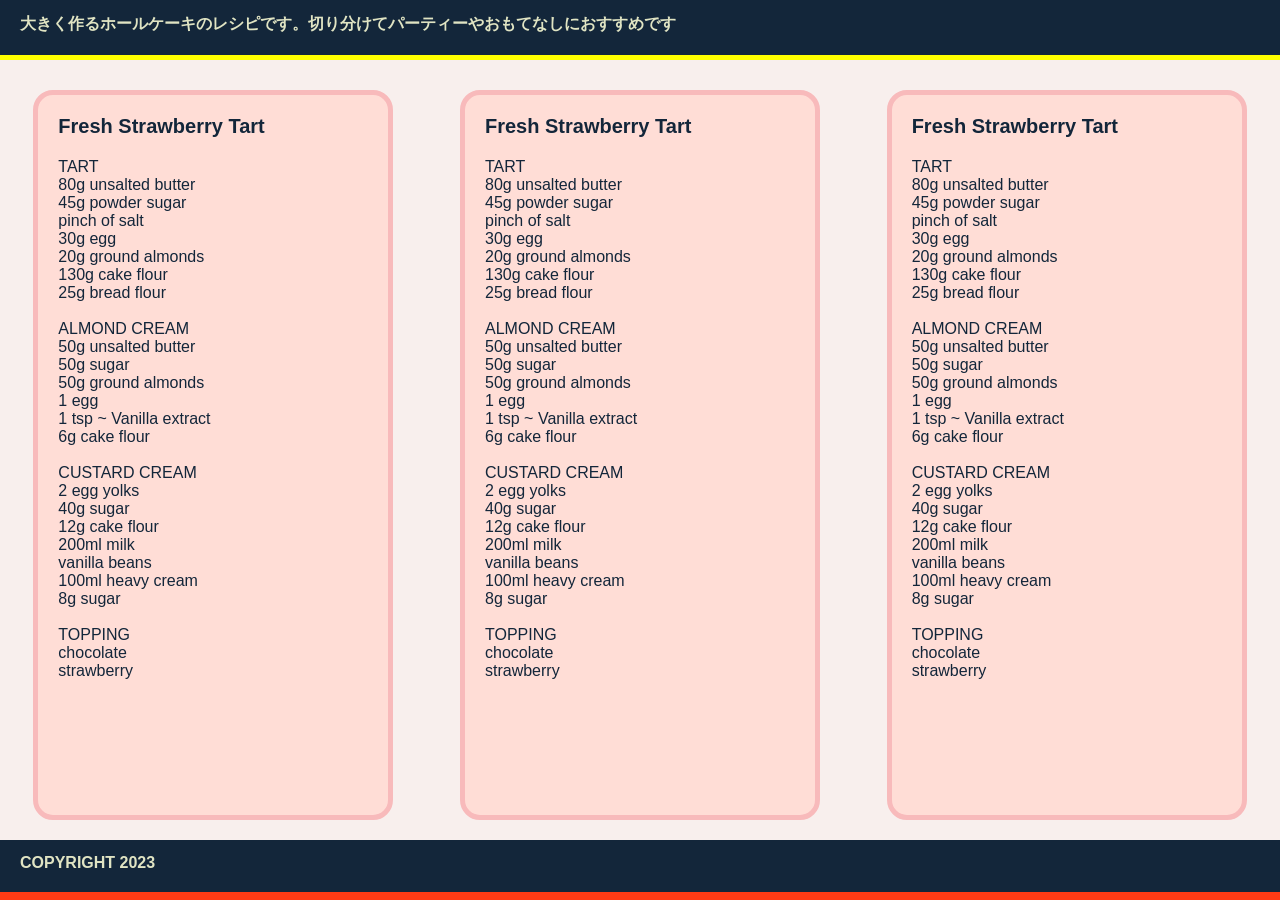
<file: index.html>
<!DOCTYPE html>
<html lang="en">
<head>
    <meta charset="UTF-8">
    <meta http-equiv="X-UA-Compatible" content="IE=edge">
    <meta name="viewport" content="width=device-width, initial-scale=1.0">
    <link rel="stylesheet" href="style.css">
    <title>Document</title>
</head>
<body>
    <div class="container">
        <div class="header">
            <p class="p1">
                大きく作るホールケーキのレシピです。切り分けてパーティーやおもてなしにおすすめです
            </p>
        </div>

            <div class="box_container">
                <div class="box1">
                    <h1> Fresh Strawberry Tart </h1>
                    <p>
                        TART<br>
                        80g unsalted butter<br>
                        45g powder sugar<br>
                        pinch of salt<br>
                        30g egg<br>
                        20g ground almonds<br>
                        130g cake flour<br>
                        25g bread flour<br>
                        <br>
                        ALMOND CREAM<br>
                        50g unsalted butter<br>
                        50g sugar<br>
                        50g ground almonds<br>
                        1 egg<br>
                        1 tsp ~ Vanilla extract<br>
                        6g cake flour<br>
                        <br>
                        CUSTARD CREAM<br>
                        2 egg yolks<br>
                        40g sugar<br>
                        12g cake flour<br>
                        200ml milk<br>
                        vanilla beans<br>
                        100ml heavy cream<br>
                        8g sugar<br>
                        <br>
                        TOPPING<br>
                        chocolate<br>
                        strawberry<br>
                    </p>
                </div>
                <div class="box2">
                    <h1> Fresh Strawberry Tart </h1>
                    <p>
                        TART<br>
                        80g unsalted butter<br>
                        45g powder sugar<br>
                        pinch of salt<br>
                        30g egg<br>
                        20g ground almonds<br>
                        130g cake flour<br>
                        25g bread flour<br>
                        <br>
                        ALMOND CREAM<br>
                        50g unsalted butter<br>
                        50g sugar<br>
                        50g ground almonds<br>
                        1 egg<br>
                        1 tsp ~ Vanilla extract<br>
                        6g cake flour<br>
                        <br>
                        CUSTARD CREAM<br>
                        2 egg yolks<br>
                        40g sugar<br>
                        12g cake flour<br>
                        200ml milk<br>
                        vanilla beans<br>
                        100ml heavy cream<br>
                        8g sugar<br>
                        <br>
                        TOPPING<br>
                        chocolate<br>
                        strawberry<br>
                                     </p>                
                </div>
                <div class="box3">
                    <h1> Fresh Strawberry Tart </h1>
                    <p>
                        TART <br>
                        80g unsalted butter<br>
                        45g powder sugar<br>
                        pinch of salt<br>
                        30g egg<br>
                        20g ground almonds<br>
                        130g cake flour<br>
                        25g bread flour<br>
                        <br>
                        ALMOND CREAM<br>
                        50g unsalted butter<br>
                        50g sugar<br>
                        50g ground almonds<br>
                        1 egg<br>
                        1 tsp ~ Vanilla extract<br>
                        6g cake flour<br>
                        <br>
                        CUSTARD CREAM<br>
                        2 egg yolks<br>
                        40g sugar<br>
                        12g cake flour<br>
                        200ml milk<br>
                        vanilla beans<br>
                        100ml heavy cream<br>
                        8g sugar<br>
                        <br>
                        TOPPING<br>
                        chocolate<br>
                        strawberry<br>
                                        </p>
                </div>
            </div>
        <div class="footer">

            <p class="p2">
                COPYRIGHT 2023
            </p>
        </div>
    </div>
</body>
</html>
</file>
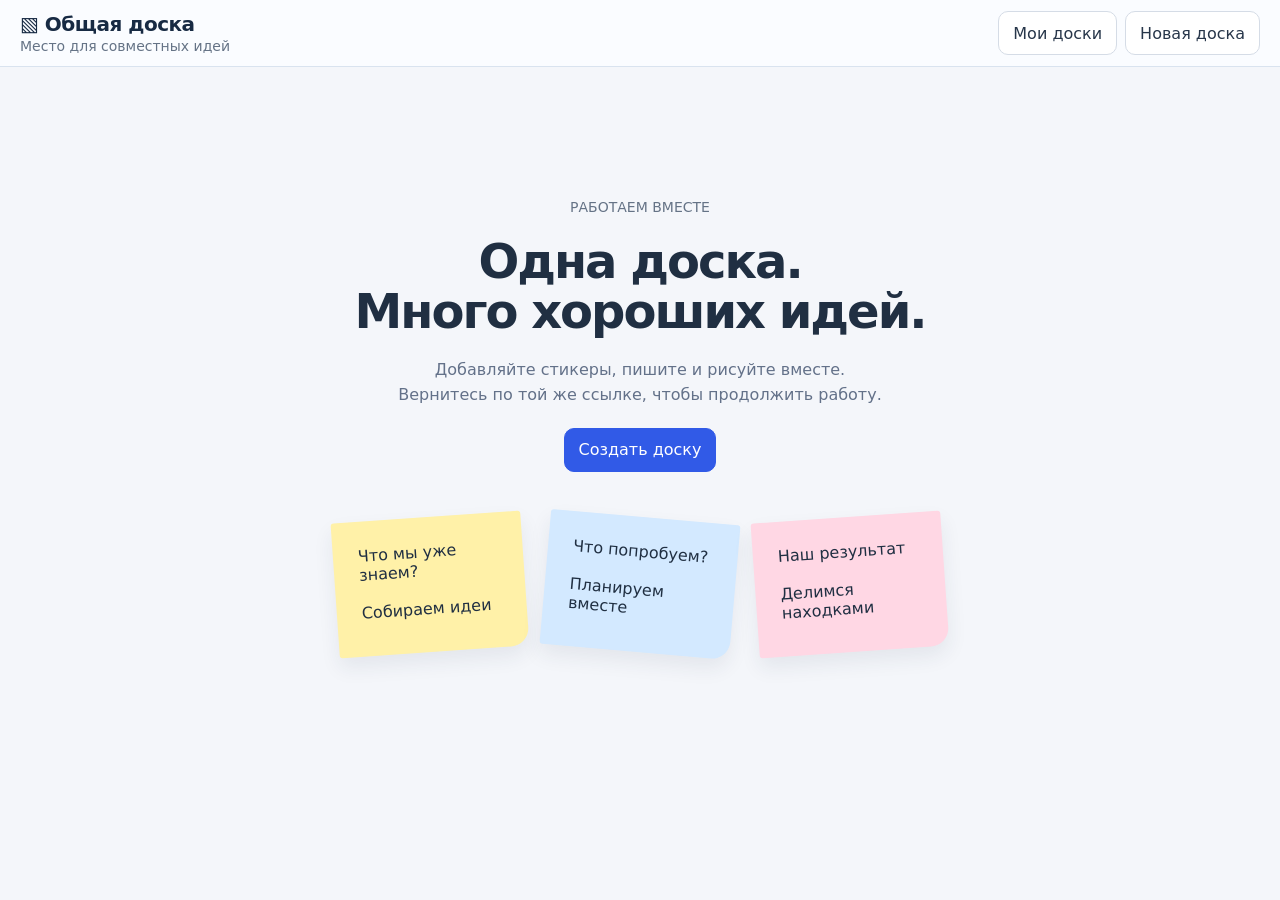
<file: obshchaya-doska/index.html>
<!doctype html><html lang="ru"><meta charset="utf-8"><meta name="viewport" content="width=device-width,initial-scale=1"><title>Общая доска</title>
<style>
*{box-sizing:border-box}body{margin:0;color:#202f42;background:#f4f6fa;font:16px system-ui,Arial}button,input,textarea{font:inherit}button{cursor:pointer;border:1px solid #d5dce6;border-radius:10px;background:white;color:#27364a;min-height:44px;padding:9px 14px}button:hover{background:#edf2fa}button.active,.primary{background:#315ae7;color:white;border-color:#315ae7}button:focus-visible,a:focus-visible{outline:3px solid #ed9d31;outline-offset:3px}header{height:76px;background:white;border-bottom:1px solid #dce3ec;display:flex;align-items:center;justify-content:space-between;padding:10px 24px;gap:16px}h1{font-size:20px;margin:0}small{font-size:14px;color:#657386}#status{font-size:14px}#tools{position:absolute;z-index:5;top:98px;left:20px;background:white;padding:8px;box-shadow:0 5px 25px #26334a15;border:1px solid #dce3ec;border-radius:15px;display:flex;gap:6px;flex-wrap:wrap;max-width:calc(100% - 40px)}#surface{position:absolute;top:76px;bottom:0;left:0;right:0;overflow:auto;touch-action:none;background-image:radial-gradient(#c9d1e0 1px,transparent 1px);background-size:22px 22px}#world{width:5000px;height:4000px;position:relative;transform-origin:0 0}#objects{position:absolute;inset:0;pointer-events:none}.obj{position:absolute;pointer-events:auto;cursor:grab;user-select:none;white-space:pre-wrap;overflow-wrap:anywhere;line-height:1.4}.obj.note{width:220px;min-height:135px;padding:20px;border-radius:3px 3px 18px 3px;box-shadow:0 6px 12px #17274415;border:1px solid #0000000d}.obj.text{padding:10px;min-width:90px;max-width:360px;font-size:23px}.obj.selected{outline:3px solid #315ae7;outline-offset:4px}.yellow{background:#fff1a8}.pink{background:#ffd7e4}.blue{background:#d3e9ff}.green{background:#d8f1ce}.ink{background:#edf0f6}svg{position:absolute;inset:0;overflow:visible;pointer-events:none}svg path{pointer-events:stroke;cursor:pointer;stroke-linecap:round;stroke-linejoin:round;fill:none}#welcome{max-width:820px;margin:90px auto;padding:40px;text-align:center}#welcome h2{font-size:48px;letter-spacing:-2px;line-height:1.05;margin:20px 0}#welcome p{max-width:500px;margin:20px auto;line-height:1.6;color:#637189}.demo{display:flex;justify-content:center;gap:20px;margin:45px 0}.demo div{padding:25px;width:190px;height:135px;text-align:left;box-shadow:0 10px 20px #20344814;border-radius:3px 3px 18px 3px;transform:rotate(-4deg)}.demo div:nth-child(2){transform:rotate(5deg)}dialog{border:1px solid #d5dce6;border-radius:20px;padding:25px;width:min(470px,95vw);box-shadow:0 20px 100px #16203530}dialog::backdrop{background:#18294466}textarea{width:100%;height:140px;resize:vertical;padding:12px;border:1px solid #aebbd0;border-radius:10px}label{display:block;margin:15px 0}#shareurl{width:100%;padding:12px;border:1px solid #aebbd0;border-radius:8px}.row{display:flex;gap:8px;flex-wrap:wrap;margin-top:16px}.color{width:44px;padding:4px;color:#26364b}#notice{position:fixed;bottom:22px;left:50%;transform:translateX(-50%);background:#25364b;color:white;border-radius:12px;padding:12px 20px;z-index:10;max-width:90vw}#notice:empty{display:none}[hidden]{display:none!important}@media(max-width:650px){header{padding:10px 12px}h1{font-size:17px}header small{display:none}#tools{left:10px;top:88px;gap:4px;max-width:calc(100% - 20px)}#tools button{padding:8px}#welcome{margin-top:30px;padding:22px}#welcome h2{font-size:38px}.demo{gap:10px}.demo div{width:145px}}
#extent{position:relative;width:5000px;height:4000px;overflow:hidden}
.obj.image{line-height:0;border-radius:6px;box-shadow:0 4px 14px #17274422}
.obj.image img{display:block;width:100%;height:auto;border-radius:inherit;pointer-events:none}
.zoom{display:flex;gap:2px}
.zoom button{min-width:44px}
#preview{pointer-events:none!important}
#dashboard{width:min(920px,calc(100% - 36px));margin:48px auto}
#dashboard h2{font-size:2rem}
#dashboard input,#key-value,#rename-title{min-height:44px;padding:8px 10px;border:1px solid #aebbd0;border-radius:9px;max-width:100%;margin-right:6px}
#key-value{width:100%}
#board-list{display:grid;grid-template-columns:repeat(auto-fit,minmax(200px,1fr));gap:12px;margin:24px 0}
.board-card{display:grid;gap:10px;padding:16px;background:#fff;border:1px solid #d5dce6;border-radius:14px}
.board-card a{color:#2449b8;overflow-wrap:anywhere;min-height:30px}

body:has(#surface:not([hidden])){background:#edf2f8}
header{position:relative;z-index:6;height:67px;padding:8px 20px;background:#fafcff;border-color:#d9e3ef}
header h1{letter-spacing:-.025em;color:#172a43}
header .row{align-items:center}
header #share{background:#315ae7;border-color:#315ae7;color:#fff;font-weight:700}
#surface{top:67px;background-color:#f6f9fe;background-image:linear-gradient(to right,#dfe7f2 1px,transparent 1px),linear-gradient(to bottom,#dfe7f2 1px,transparent 1px);background-size:32px 32px}
#tools{top:84px;left:16px;max-height:calc(100dvh - 102px);max-width:none;width:128px;padding:6px;gap:4px;flex-direction:column;flex-wrap:nowrap;overflow:auto;border-radius:17px;border-color:#d9e3ef;background:#fcfdff;box-shadow:0 14px 36px #203b651a;scrollbar-width:thin}
.tool-group{display:flex;flex-direction:column;gap:3px}
.tool-group+.tool-group{border-top:1px solid #e1e8f2;padding-top:4px}
#tools .tool-button{display:flex;align-items:center;width:100%;min-height:43px;gap:6px;padding:4px;background:transparent;border:1px solid transparent;border-radius:10px;color:#273a54;text-align:left}
#tools .tool-button:not(:disabled):hover{background:#edf3fb}
#tools .tool-button.active{background:#e6efff;border-color:#c1d2f7;color:#203f91;box-shadow:inset 2px 0 #4266dc}
#tools .tool-button:disabled{opacity:.46;cursor:default}
#tools .tool-button:focus-visible{outline-offset:-2px}
.tool-label{font-size:.875rem;line-height:1.1;font-weight:650}
.tool-icon{position:relative;display:grid;place-items:center;width:29px;height:29px;flex:0 0 29px;border-radius:8px;background:var(--tile);color:var(--icon)}
.tool-icon svg{position:static;inset:auto;width:19px;height:19px;pointer-events:none}
.tool-icon svg *{pointer-events:none}
.tone-violet{--tile:#ebdfff;--icon:#5c34b5}
.tone-cyan{--tile:#d8f4f8;--icon:#0d6475}
.tone-green{--tile:#d9f2e4;--icon:#166346}
.tone-blue{--tile:#dceaff;--icon:#214eb2}
.tone-pink{--tile:#ffe2ed;--icon:#a03467}
.tone-amber{--tile:#ffedc9;--icon:#815000}
#color .tool-icon::after{content:'';position:absolute;right:-2px;bottom:-2px;width:10px;height:10px;border-radius:50%;border:2px solid #fff;background:var(--swatch,#f4bc39)}
#color[data-color=pink]{--swatch:#cf4b7d}
#color[data-color=blue]{--swatch:#315ae7}
#color[data-color=green]{--swatch:#368257}
#color[data-color=ink]{--swatch:#25364b}
#zoom-controls{position:fixed;z-index:5;right:18px;bottom:18px;display:flex;gap:2px;padding:5px;background:#fcfdff;border:1px solid #d9e3ef;border-radius:15px;box-shadow:0 10px 28px #203b651c}
#zoom-controls button{border:0;min-width:43px;padding:6px 9px;font-weight:750;background:transparent}
#zoom-controls button:hover{background:#e8f0ff;color:#214eb2}
#notice{bottom:76px}
@keyframes tool-tap{0%{transform:scale(.83)}55%{transform:scale(1.13)}100%{transform:scale(1)}}
@media(prefers-reduced-motion:no-preference){
 .tool-icon{transition:transform 160ms ease,filter 160ms ease}
 .tool-button:not(:disabled):is(:hover,:focus-visible) .tool-icon{transform:translateY(-2px) rotate(-7deg);filter:saturate(1.18)}
 .tool-button.active .tool-icon,.tool-button:not(:disabled):active .tool-icon{animation:tool-tap 245ms ease-out}
}
@media(max-width:680px){
 header{padding:6px 9px;gap:6px}
 header h1{font-size:16px}
 header #status{display:none}
 header .row{gap:4px}
 header button{font-size:.875rem;padding:8px}
 #tools{position:fixed;top:auto;bottom:8px;left:8px;right:8px;width:auto;max-height:none;display:flex;flex-direction:row;gap:6px;padding:4px;overflow-x:auto}
 .tool-group{flex-direction:row;flex:none}
 .tool-group+.tool-group{border-top:0;border-left:1px solid #e1e8f2;padding:0 0 0 5px}
 #tools .tool-button{flex-direction:column;width:61px;min-height:60px;gap:3px;padding:3px 1px;text-align:center}
 .tool-label{font-size:.875rem}
 #zoom-controls{bottom:92px;right:8px}
 #notice{bottom:150px}
}
#selection-box{position:absolute;pointer-events:none;z-index:2;border:1.5px solid #315ae7;background:#315ae71a}
.obj.emoji{font-size:52px;line-height:1.25;padding:5px;min-width:66px;border-radius:10px}
#drawing path.selected{filter:drop-shadow(0 0 2px #315ae7) drop-shadow(0 0 3px #315ae7)}
#stroke-controls{position:fixed;z-index:5;left:155px;top:78px;display:flex;align-items:center;gap:9px;padding:8px 12px;background:#fcfdff;border:1px solid #d9e3ef;border-radius:14px;box-shadow:0 8px 22px #203b651a}
#stroke-controls label{margin:0}
#stroke-width{width:110px;accent-color:#315ae7}
#width-value{min-width:24px;text-align:right;font-variant-numeric:tabular-nums}
#emoji-list{display:grid;grid-template-columns:repeat(auto-fit,minmax(44px,1fr));gap:5px;margin:16px 0}
#emoji-list button{padding:2px;font-size:25px}
@media(max-width:680px){#stroke-controls{left:8px;top:auto;bottom:92px;padding:5px 7px;gap:5px}#stroke-width{width:65px}}
header>div:first-child{min-width:0}
header>.row{flex-shrink:0}
#rename-current{display:flex;max-width:min(48vw,460px);align-items:center;gap:8px;padding:6px 10px;border:1px solid transparent;background:transparent;font-weight:750;color:inherit}
#rename-current:hover{background:#eaf0fa;border-color:#d9e3ef}
#current-title{overflow:hidden;text-overflow:ellipsis;white-space:nowrap}
#current-name{width:100%;min-height:44px;border:1px solid #aebbd0;border-radius:9px;padding:8px}
#background-form fieldset{border:1px solid #d5dce6;border-radius:10px;margin:12px 0;padding:6px 12px}
#background-form label{display:inline-flex;gap:5px;align-items:center;margin:5px 12px 5px 0;min-height:36px}
#surface{--board-base:#f6f9fe;--board-grid:#dfe7f2;background-color:var(--board-base);background-image:linear-gradient(to right,var(--board-grid) 1px,transparent 1px),linear-gradient(to bottom,var(--board-grid) 1px,transparent 1px)}
#surface[data-theme=dark]{--board-base:#202c40;--board-grid:#3b4d65}
#surface[data-pattern=lines]{background-image:linear-gradient(to bottom,var(--board-grid) 1px,transparent 1px)}
#surface[data-pattern=plain]{background-image:none}
#surface[data-theme=dark] #drawing path[stroke="#25364b"]{stroke:#d7e2f4}
@media(max-width:680px){#rename-current{padding:4px;max-width:36vw}header:has(#board-heading:not([hidden])) #new{display:none}}
#stroke-color{display:flex;align-items:center;gap:6px;padding:4px 8px;min-height:38px}
.swatch-dot{display:inline-block;width:17px;height:17px;border-radius:50%;background:var(--swatch,#25364b);border:1px solid #a7b4c6}
#ink-swatches{display:grid;grid-template-columns:repeat(auto-fit,minmax(32px,1fr));gap:5px;margin:16px 0 4px}
.ink-swatch{min-height:34px;padding:0;background:var(--swatch);border:1px solid #a7b4c6}
.ink-swatch:hover{background:var(--swatch);box-shadow:0 0 0 2px #315ae7}
.ink-swatch[aria-pressed=true]{box-shadow:0 0 0 2px #3557ca}
#custom-ink{width:48px;min-height:42px;padding:2px}
#palette-dialog .row{align-items:center}
#palette-dialog .row label{margin:0}
#shape-list,#connection-options{display:grid;grid-template-columns:repeat(auto-fit,minmax(126px,1fr));gap:8px;margin:14px 0}
.figure-choice{display:flex;align-items:center;gap:8px;font-size:.875rem}
.figure-sample{font-size:1.4rem;color:#315ae7}
#shape-controls{position:absolute;inset:0;z-index:3;pointer-events:none}
#shape-controls button{position:absolute;display:grid;place-items:center;min-height:0;padding:0;pointer-events:auto;touch-action:none;transform:translate(-50%,-50%) scale(var(--control-scale,1))}
.shape-plus{width:25px;height:25px;border-radius:50%;border:1px solid #6079db;background:#fff;color:#2748b6;font-size:18px;font-weight:650;line-height:1;box-shadow:0 2px 6px #243b8030}
.shape-plus:hover{background:#e7eeff}
.shape-resize{width:18px;height:18px;border:0;background:transparent;border-radius:4px}
.shape-resize::before{content:'';width:9px;height:9px;border:1.5px solid #315ae7;border-radius:2px;background:white}
.shape-resize:hover{background:#e7eeff}
.shape-resize[data-corner=nw],.shape-resize[data-corner=se]{cursor:nwse-resize}
.shape-resize[data-corner=ne],.shape-resize[data-corner=sw]{cursor:nesw-resize}
.obj.shape-draft{pointer-events:none;opacity:.75;z-index:2}
.shape-label{max-width:100%;max-height:100%;overflow:hidden}
.obj .shape-text{display:block;width:100%;height:100%;min-height:0;border:0;outline:0;padding:0;resize:none;background:transparent;color:inherit;font:inherit;text-align:center;user-select:text;cursor:text}
.obj.shape.editing{display:block;cursor:text}
#shape-size{display:flex;gap:12px}
#shape-size label{margin:6px 0}
#shape-size input{width:75px;padding:6px}
.obj.shape{display:grid;place-items:center;padding:12px;text-align:center;font-weight:650;border:2px solid #697dac;border-radius:3px}
.obj.form-round{border-radius:18px}.obj.form-ellipse,.obj.form-mind{border-radius:50%}
.obj.form-mind{box-shadow:0 4px 14px #1f3e681b}
.obj.form-diamond,.obj.form-triangle{isolation:isolate;background:transparent;border:0}
.obj.form-diamond::before,.obj.form-triangle::before{content:'';position:absolute;inset:0;z-index:-1;background:var(--shape-fill,#d3e9ff)}
.obj.form-diamond::before{clip-path:polygon(50% 0,100% 50%,50% 100%,0 50%)}
.obj.form-triangle::before{clip-path:polygon(50% 0,100% 100%,0 100%)}
.obj.form-triangle{align-items:end}
.obj.shape.yellow{--shape-fill:#fff1a8}.obj.shape.pink{--shape-fill:#ffd7e4}.obj.shape.blue{--shape-fill:#d3e9ff}.obj.shape.green{--shape-fill:#d8f1ce}.obj.shape.ink{--shape-fill:#edf0f6}
#drawing path.ink-outline{fill:var(--ink-color);stroke:none;pointer-events:visibleFill}
#drawing path.ink-outline.pencil{opacity:.84}
#drawing marker path{fill:context-stroke;stroke:none;pointer-events:none}
#drawing path.connector{stroke:#6277a8;stroke-width:2.5}
#surface[data-theme=dark] #drawing path.connector{stroke:#aebfee}
#drawing path.connection-preview{stroke-dasharray:6 5;pointer-events:none}
#diagram-help{position:fixed;z-index:5;left:50%;top:82px;transform:translateX(-50%);background:#fcfdff;padding:8px 12px;border:1px solid #d9e3ef;border-radius:10px;max-width:90vw}
@media(max-width:680px){#stroke-controls{flex-wrap:wrap;max-width:calc(100% - 150px)}#stroke-color span:last-child{display:none}}

</style>
<header><div><h1 id="welcome-title">▧ Общая доска</h1><h1 id="board-heading" hidden><button type="button" id="rename-current" aria-label="Переименовать доску" title="Переименовать доску"><span id="current-title">Общая доска</span><span aria-hidden="true">✎</span></button></h1><small id="welcome-caption">Место для совместных идей</small></div><span id="status" role="status"></span><div class="row" style="margin:0"><button id="board-background" hidden>Фон</button><button id="share" hidden>Пригласить</button><button id="dashboard-link">Мои доски</button><button id="new">Новая доска</button></div></header>
<section id="welcome"><small>РАБОТАЕМ ВМЕСТЕ</small><h2>Одна доска.<br>Много хороших идей.</h2><p>Добавляйте стикеры, пишите и рисуйте вместе. Вернитесь по той же ссылке, чтобы продолжить работу.</p><button id="start" class="primary">Создать доску</button><div class="demo" aria-hidden="true"><div class="yellow">Что мы уже знаем?<br><br>Собираем идеи</div><div class="blue">Что попробуем?<br><br>Планируем вместе</div><div class="pink">Наш результат<br><br>Делимся находками</div></div><div id="recent"></div></section>
<main id="dashboard" hidden>
 <h2>Мои доски</h2>
 <p id="account-status" role="status"></p>
 <section id="signed-out">
  <button id="create-account" class="primary">Создать кабинет</button>
  <form id="login-form"><label for="account-key">Уже есть ключ доступа?</label><input id="account-key" autocomplete="off" spellcheck="false" required placeholder="Вставить ключ доступа" maxlength="64"><button>Войти</button></form>
 </section>
 <section id="signed-in" hidden>
  <form id="new-board-form"><label for="board-title">Название новой доски</label><input id="board-title" required maxlength="80" placeholder="Например, план занятия"><button class="primary">Создать доску</button></form>
  <div id="board-list"></div>
  <div class="row"><button id="show-key">Ключ доступа</button><button id="logout">Выйти</button></div>
 </section>
</main>
<dialog id="key-dialog"><h2>Ключ доступа</h2><p>Сохрани его для входа с другого устройства. Ключ даёт доступ к списку твоих досок.</p><input id="key-value" readonly aria-label="Ключ доступа"><div class="row"><button id="copy-key">Скопировать</button><button id="close-key">Закрыть</button></div><p id="key-status" role="status"></p></dialog>
<dialog id="rename-dialog"><form id="rename-form"><label for="rename-title">Новое название доски</label><input id="rename-title" maxlength="80" required><div class="row"><button class="primary">Сохранить</button><button id="cancel-rename" type="button">Отмена</button></div></form></dialog>
<dialog id="background-dialog"><form id="background-form">
 <h2>Фон доски</h2>
 <fieldset><legend>Тема</legend><label><input type="radio" name="theme" value="light" required> Светлая</label><label><input type="radio" name="theme" value="dark"> Тёмная</label></fieldset>
 <fieldset><legend>Разметка</legend><label><input type="radio" name="pattern" value="grid" required> Клетка</label><label><input type="radio" name="pattern" value="lines"> Линейка</label><label><input type="radio" name="pattern" value="plain"> Без разметки</label></fieldset>
 <div class="row"><button class="primary">Сохранить</button><button type="button" id="cancel-background">Отмена</button></div>
 <p id="background-error" role="status"></p>
 </form></dialog>
<dialog id="current-rename-dialog"><form id="current-rename-form">
 <label for="current-name">Название доски</label><input id="current-name" maxlength="80" required>
 <div class="row"><button class="primary">Сохранить</button><button type="button" id="cancel-current-name">Отмена</button></div>
 <p id="current-name-error" role="status"></p></form></dialog>
<div id="surface" hidden><div id="extent"><div id="world"><svg id="drawing" width="5000" height="4000" aria-label="Рисунки и связи"><defs><marker id="arrowhead" markerWidth="9" markerHeight="9" refX="8" refY="4.5" orient="auto" markerUnits="userSpaceOnUse"><path d="M0 0 L9 4.5 L0 9 Z"/></marker></defs></svg><div id="objects"></div><div id="selection-box" hidden></div><div id="shape-controls" hidden></div></div></div></div>
<nav id="tools" aria-label="Инструменты доски" hidden>
<div class="tool-group"><button type="button" data-mode="select" aria-pressed="true" class="tool-button tone-violet active" title="Выбор" ><span class="tool-icon" aria-hidden="true"><svg viewBox="0 0 24 24" fill="none" stroke="currentColor" stroke-width="1.8" stroke-linecap="round" stroke-linejoin="round"><path d="m5 3 14 10-7 1-3 6z"/><path d="m12 14 4 5"/></svg></span><span class="tool-label">Выбор</span></button><button type="button" data-mode="hand" aria-pressed="false" class="tool-button tone-cyan" title="Рука" ><span class="tool-icon" aria-hidden="true"><svg viewBox="0 0 24 24" fill="none" stroke="currentColor" stroke-width="1.8" stroke-linecap="round" stroke-linejoin="round"><path d="M8 13V6a1.5 1.5 0 0 1 3 0v5-7a1.5 1.5 0 0 1 3 0v7-5a1.5 1.5 0 0 1 3 0v6-3a1.5 1.5 0 0 1 3 0v5a7 7 0 0 1-7 7c-3 0-4-1-6-3l-3-4a1.5 1.5 0 0 1 2-2z"/></svg></span><span class="tool-label">Рука</span></button><button type="button" data-mode="note" aria-pressed="false" class="tool-button tone-amber" title="Заметка" ><span class="tool-icon" aria-hidden="true"><svg viewBox="0 0 24 24" fill="none" stroke="currentColor" stroke-width="1.8" stroke-linecap="round" stroke-linejoin="round"><path d="M5 3h14a2 2 0 0 1 2 2v9l-7 7H5a2 2 0 0 1-2-2V5a2 2 0 0 1 2-2z"/><path d="M14 21v-5a2 2 0 0 1 2-2h5M7 8h10M7 12h5"/></svg></span><span class="tool-label">Заметка</span></button><button type="button" data-mode="text" aria-pressed="false" class="tool-button tone-violet" title="Текст" ><span class="tool-icon" aria-hidden="true"><svg viewBox="0 0 24 24" fill="none" stroke="currentColor" stroke-width="1.8" stroke-linecap="round" stroke-linejoin="round"><path d="M4 7V4h16v3M12 4v16m-4 0h8"/></svg></span><span class="tool-label">Текст</span></button><button type="button" id="emoji" class="tool-button tone-amber" title="Эмодзи"><span class="tool-icon" aria-hidden="true">😊</span><span class="tool-label">Эмодзи</span></button><button type="button" id="image" class="tool-button tone-green" title="Картинка" ><span class="tool-icon" aria-hidden="true"><svg viewBox="0 0 24 24" fill="none" stroke="currentColor" stroke-width="1.8" stroke-linecap="round" stroke-linejoin="round"><rect x="3" y="4" width="18" height="16" rx="3"/><circle cx="9" cy="9" r="1.5"/><path d="m4 17 4-4 3 3 4-5 5 6"/></svg></span><span class="tool-label">Картинка</span></button></div>
<div class="tool-group"><button type="button" data-mode="pencil" aria-pressed="false" class="tool-button tone-amber" title="Карандаш" ><span class="tool-icon" aria-hidden="true"><svg viewBox="0 0 24 24" fill="none" stroke="currentColor" stroke-width="1.8" stroke-linecap="round" stroke-linejoin="round"><path d="m4 20 1-5L16 4a2 2 0 0 1 3 0l1 1a2 2 0 0 1 0 3L9 19zM14 6l4 4M5 15l4 4"/></svg></span><span class="tool-label">Карандаш</span></button><button type="button" data-mode="pen" aria-pressed="false" class="tool-button tone-blue" title="Перо" ><span class="tool-icon" aria-hidden="true"><svg viewBox="0 0 24 24" fill="none" stroke="currentColor" stroke-width="1.8" stroke-linecap="round" stroke-linejoin="round"><path d="m5 19 2-8 7-7 6 6-7 7zM5 19l5-5m4-10 2-2 6 6-2 2"/><circle cx="11" cy="13" r="1"/></svg></span><span class="tool-label">Перо</span></button><button type="button" data-mode="eraser" aria-pressed="false" class="tool-button tone-pink" title="Ластик" ><span class="tool-icon" aria-hidden="true"><svg viewBox="0 0 24 24" fill="none" stroke="currentColor" stroke-width="1.8" stroke-linecap="round" stroke-linejoin="round"><path d="m4 12 8-8a2 2 0 0 1 3 0l5 5a2 2 0 0 1 0 3l-8 8H9l-5-5a2 2 0 0 1 0-3zM8 8l8 8m-4 4h9"/></svg></span><span class="tool-label">Ластик</span></button><button type="button" id="color" class="tool-button tone-pink" title="Цвет" ><span class="tool-icon" aria-hidden="true"><svg viewBox="0 0 24 24" fill="none" stroke="currentColor" stroke-width="1.8" stroke-linecap="round" stroke-linejoin="round"><path d="M12 3a9 9 0 1 0 0 18h2a2 2 0 0 0 1-3.7 1 1 0 0 1 .6-1.8H18a3 3 0 0 0 3-3 9 9 0 0 0-9-9.5Z"/><path d="M7 10h.01M11 7h.01M15 8h.01M7 14h.01" stroke-width="3"/></svg></span><span class="tool-label">Цвет</span></button></div>
<div class="tool-group"><button type="button" id="edit" class="tool-button tone-blue" title="Изменить" disabled><span class="tool-icon" aria-hidden="true"><svg viewBox="0 0 24 24" fill="none" stroke="currentColor" stroke-width="1.8" stroke-linecap="round" stroke-linejoin="round"><path d="M12 4H5a2 2 0 0 0-2 2v13a2 2 0 0 0 2 2h13a2 2 0 0 0 2-2v-7m-12 4 1-4L17 4a2 2 0 0 1 3 3l-8 8z"/></svg></span><span class="tool-label">Изменить</span></button><button type="button" id="del" class="tool-button tone-pink" title="Удалить" disabled><span class="tool-icon" aria-hidden="true"><svg viewBox="0 0 24 24" fill="none" stroke="currentColor" stroke-width="1.8" stroke-linecap="round" stroke-linejoin="round"><path d="M3 6h18M9 6V3h6v3M6 6l1 14h10l1-14m-8 4v6m4-6v6"/></svg></span><span class="tool-label">Удалить</span></button><button type="button" id="undo" class="tool-button tone-blue" title="Отменить" disabled><span class="tool-icon" aria-hidden="true"><svg viewBox="0 0 24 24" fill="none" stroke="currentColor" stroke-width="1.8" stroke-linecap="round" stroke-linejoin="round"><path d="m8 5-5 5 5 5m-5-5h10a6 6 0 0 1 6 6v2"/></svg></span><span class="tool-label">Отменить</span></button><button type="button" id="export" class="tool-button tone-green" title="Скачать копию" ><span class="tool-icon" aria-hidden="true"><svg viewBox="0 0 24 24" fill="none" stroke="currentColor" stroke-width="1.8" stroke-linecap="round" stroke-linejoin="round"><path d="M12 3v12m-4-4 4 4 4-4M5 16v4h14v-4"/></svg></span><span class="tool-label">Скачать копию</span></button></div>
<div class="tool-group"><button type="button" id="shapes" class="tool-button tone-violet" title="Фигуры"><span class="tool-icon" aria-hidden="true">◇</span><span class="tool-label">Фигуры</span></button><button type="button" id="diagram" class="tool-button tone-cyan" title="Схемы"><span class="tool-icon" aria-hidden="true">⑂</span><span class="tool-label">Схемы</span></button></div>
<input id="image-file" type="file" accept="image/*" hidden></nav>
<section id="stroke-controls" aria-label="Толщина линии" hidden><label for="stroke-width">Толщина</label><input type="range" id="stroke-width" min="1" max="24" step="0.5" value="2"><output id="width-value" for="stroke-width">2</output><button type="button" id="stroke-color" aria-label="Палитра инструмента" title="Палитра инструмента"><span class="swatch-dot" aria-hidden="true"></span><span>Цвет</span></button></section>
<dialog id="palette-dialog"><h2 id="palette-heading">Палитра</h2><div id="ink-swatches" role="group" aria-label="Готовые цвета"></div><div class="row"><label for="custom-ink">Свой цвет</label><input type="color" id="custom-ink"><button type="button" id="use-custom-ink">Применить</button><button type="button" id="close-palette">Отмена</button></div></dialog>
<dialog id="shapes-dialog" aria-labelledby="shapes-title"><h2 id="shapes-title">Фигуры</h2><button type="button" id="repeat-shape" class="primary" hidden>Такой же блок</button><div id="shape-list"></div><button type="button" id="close-shapes">Закрыть</button></dialog>
<dialog id="diagram-dialog"><h2>Линии и схемы</h2>
 <div id="connection-options"></div><label><input type="checkbox" id="use-arrow" checked> Стрелка на конце</label>
 <div class="row"><button type="button" id="mind-root">Центр карты</button><button type="button" id="mind-branch">Добавить ветвь</button><button type="button" id="close-diagram">Закрыть</button></div>
 <p id="mind-hint">Чтобы добавить ветвь, выдели один блок на доске.</p>
</dialog>
<div id="diagram-help" role="status" hidden></div>
<dialog id="emoji-dialog"><h2>Стикеры и эмодзи</h2><div id="emoji-list"></div><button type="button" id="close-emoji">Закрыть</button></dialog>
<div class="zoom" id="zoom-controls" aria-label="Масштаб доски" hidden><button id="zoom-out" aria-label="Уменьшить масштаб" title="Уменьшить масштаб">−</button><button id="zoom-reset" aria-label="Сбросить масштаб" title="Сбросить масштаб">100%</button><button id="zoom-in" aria-label="Увеличить масштаб" title="Увеличить масштаб">+</button></div>
<dialog id="editor"><form id="editform"><h2 id="editor-title">Стикер</h2><label>Текст<textarea id="text" maxlength="5000" required></textarea></label><section id="shape-size" hidden><label>Ширина <input id="shape-width" type="number" min="60" max="900" step="1"></label><label>Высота <input id="shape-height" type="number" min="60" max="900" step="1"></label></section><label>Цвет</label><div class="row" id="colors"></div><div class="row"><button class="primary">Сохранить</button><button type="button" id="cancel">Отмена</button></div><p id="error" role="status"></p></form></dialog>
<dialog id="invite"><h2>Пригласить на доску</h2><p>Любой, у кого есть ссылка, сможет редактировать эту доску.</p><input id="shareurl" readonly aria-label="Ссылка на доску"><div class="row"><button id="copy">Скопировать</button><button id="close">Закрыть</button></div><p id="copystatus" role="status"></p></dialog><div id="notice" role="status"></div>
<script>
const $=id=>document.getElementById(id),colors=['yellow','pink','blue','green','ink'];let board=new URLSearchParams(location.search).get('board'),objects=new Map(),selected=new Set(),mode='select',color='yellow',draft=null,drag=null,busy=new Set(),polling=false,noticeTimer;
function notice(text){$('notice').textContent=text;clearTimeout(noticeTimer);noticeTimer=setTimeout(()=>$('notice').textContent='',6000)}
async function api(path,options,endpoint='/api/boards'){const r=await fetch('https://obshchaya-doska-maks.edgybramble.chatgpt.site'+endpoint+path,options);let j;try{j=await r.json()}catch{throw Error('Не удалось связаться с сервером')}if(!r.ok){const err=Error(j.error||'Ошибка сервера');err.status=r.status;throw err}return j}
let saveTimer, connectionLost=false;
let boardSettings={title:'Общая доска',theme:'light',pattern:'grid',revision:-1};
function applyBoardSettings(settings){
 if(!settings||settings.revision<boardSettings.revision)return;
 boardSettings=settings;
 $('current-title').textContent=settings.title;
 $('rename-current').title=settings.title+' · Переименовать';
 $('surface').dataset.theme=settings.theme;
 $('surface').dataset.pattern=settings.pattern;
 document.title=settings.title;
}
const nodes=new Map();
const history=[], future=[];
const strokeWidths={pencil:2,pen:4.5};
const ink={yellow:'#c69316',pink:'#cf4b7d',blue:'#315ae7',green:'#368257',ink:'#25364b'};
const inkColors={pencil:'#555f6d',pen:'#25364b'};
let lastInkTool='pen', paletteTool='pen';
const swatches=[
 ['Белый','#ffffff'],['Слоновая кость','#fff8e8'],['Почти белый','#f1f5f9'],['Светло-серый','#cbd5e1'],['Серый','#94a3b8'],['Графит','#555f6d'],['Чёрный','#101418'],
 ['Розовый лёд','#fce7f3'],['Пудровый','#f9a8d4'],['Розовый','#ec4899'],['Алый','#ef4444'],['Красный','#b91c1c'],['Бордовый','#881337'],['Какао','#78350f'],
 ['Кремовый','#fef3c7'],['Лимонный','#fde047'],['Жёлтый','#facc15'],['Янтарный','#f59e0b'],['Оранжевый','#f97316'],['Терракота','#c2410c'],['Карамель','#92400e'],
 ['Мятный','#d1fae5'],['Салатовый','#bef264'],['Лайм','#84cc16'],['Зелёный','#22c55e'],['Лесной','#15803d'],['Бирюзовый','#14b8a6'],['Хвойный','#115e59'],
 ['Ледяной','#cffafe'],['Небесный','#7dd3fc'],['Голубой','#38bdf8'],['Синий','#3b82f6'],['Ультрамарин','#1d4ed8'],['Индиго','#4338ca'],['Тёмно-синий','#1e293b'],
 ['Лавандовый','#ede9fe'],['Сиреневый','#c4b5fd'],['Лиловый','#a78bfa'],['Фиолетовый','#8b5cf6'],['Аметист','#7e22ce'],['Сливовый','#581c87'],['Малиновый','#be185d']
];
function showInkColor(){
 const value=inkColors[lastInkTool];
 $('stroke-color').style.setProperty('--swatch',value);
 $('color').style.setProperty('--swatch',value);
}
function setInk(value){
 inkColors[paletteTool]=value;
 showInkColor();
 $('palette-dialog').close();
}
function openPalette(){
 paletteTool=lastInkTool;
 $('palette-heading').textContent=paletteTool==='pen'?'Цвет пера':'Цвет карандаша';
 $('custom-ink').value=inkColors[paletteTool];
 const list=$('ink-swatches');list.replaceChildren();
 for(const [name,value] of swatches){
  const item=document.createElement('button');item.type='button';item.className='ink-swatch';
  item.title=name;item.setAttribute('aria-label',name);
  item.setAttribute('aria-pressed',String(value===inkColors[paletteTool]));
  item.style.setProperty('--swatch',value);
  item.onclick=()=>setInk(value);list.append(item);
 }
 $('palette-dialog').showModal();
}
$('stroke-color').onclick=openPalette;
$('use-custom-ink').onclick=()=>setInk($('custom-ink').value);
$('close-palette').onclick=()=>$('palette-dialog').close();
let zoom=1, lastPoint=null, undoing=false;
function status(t){if($('status').textContent!==t)$('status').textContent=t;}
function savedStatus(){
 clearTimeout(saveTimer);
 if(busy.size)return;
 status('Сохранено');
 saveTimer=setTimeout(()=>{if(!busy.size&&!connectionLost)status('');},1300);
}
function setMode(m){
 mode=m;
 document.querySelectorAll('[data-mode]').forEach(b=>{
  const active=b.dataset.mode===m;b.classList.toggle('active',active);b.setAttribute('aria-pressed',String(active));
 });
 const drawing=m==='pen'||m==='pencil';
 $('stroke-controls').hidden=!drawing;
 if(drawing){lastInkTool=m;showInkColor();$('stroke-width').value=strokeWidths[m];$('width-value').value=strokeWidths[m];}
 if(m!=='connector')cancelConnection();
 updateShapeControls();
 $('surface').style.cursor=m==='hand'?'grab':drawing||['eraser','shape','connector'].includes(m)?'crosshair':'default';
}
$('stroke-width').oninput=event=>{
 if(mode!=='pen'&&mode!=='pencil')return;
 strokeWidths[mode]=Number(event.target.value);
 $('width-value').value=event.target.value;
};
function editable(id){return ['note','text','emoji','shape'].includes(objects.get(id)?.data.type);}
function pick(ids=[]){
 for(const id of selected)nodes.get(id)?.classList.remove('selected');
 selected=new Set(ids.filter(id=>objects.has(id)&&!objects.get(id).deleted));
 for(const id of selected)nodes.get(id)?.classList.add('selected');
 $('edit').disabled=selected.size!==1||!editable([...selected][0]);
 $('del').disabled=!selected.size;
 updateShapeControls();
}
function renderObject(o){
 const {id,data:d,deleted}=o;
 let el=nodes.get(id);
 if(deleted){
  el?.remove();nodes.delete(id);
  if(shapeEdit?.id===id)finishShapeEdit(false);
  if(selected.has(id))pick([...selected]);
  return;
 }
 if(d.type==='stroke'||d.type==='connector'){
  if(!el){
   el=document.createElementNS('http://www.w3.org/2000/svg','path');
   el.dataset.id=id;$('drawing').append(el);nodes.set(id,el);
  }
  if(d.type==='connector'){
   el.classList.add('connector');
   if(d.arrow)el.setAttribute('marker-end','url(#arrowhead)');else el.removeAttribute('marker-end');
   renderConnection(o);
  }else{
   const shade=ink[d.color]??d.color;
   if(!el.hasAttribute('d')||el.dataPoints!==d.points||el.dataWeights!==d.weights){
    styleStroke(el,d,shade);
    el.dataPoints=d.points;el.dataWeights=d.weights;
   }
   el.setAttribute('transform','translate('+d.x+' '+d.y+')');
  }
 }else{
  if(!el){
   el=document.createElement('div');el.dataset.id=id;el.tabIndex=0;
   $('objects').append(el);nodes.set(id,el);
  }
  el.className='obj '+d.type+(d.type==='emoji'?'':' '+d.color)+(d.type==='shape'?' form-'+d.form:'');
  el.style.left=d.x+'px';el.style.top=d.y+'px';
  if(d.type==='image'){
   let img=el.firstElementChild;
   if(!img){img=document.createElement('img');img.alt='Изображение на доске';img.draggable=false;el.append(img);}
   if(img.getAttribute('src')!==d.src)img.src=d.src;
   el.style.width=d.width+'px';
  }else if(d.type==='shape'){
   el.classList.toggle('editing',shapeEdit?.id===id);
   if(shapeEdit?.id!==id){
    let label=el.firstElementChild;
    if(!label){label=document.createElement('span');label.className='shape-label';el.append(label);}
    if(label.textContent!==d.text)label.textContent=d.text;
   }
   styleShape(el,d);
  }else if(el.textContent!==d.text)el.textContent=d.text;
  const label={shape:'Фигура. '+d.text,image:'Изображение',note:'Заметка. '+d.text,text:'Текст. '+d.text,emoji:'Эмодзи. '+d.text};
  el.setAttribute('aria-label',label[d.type]);
 }
 el.classList.toggle('selected',selected.has(id));
 if(d.type==='shape'&&selected.has(id))updateShapeControls();
}
async function refresh(){
 if(!board||polling)return;
 polling=true;
 try{
  const j=await api('/'+board);
  applyBoardSettings(j.settings);
  let geometryChanged=false;
  for(const o of j.objects){
   if(busy.has(o.id)||drag?.originals?.has(o.id)||(objects.get(o.id)?.version??0)>=o.version)continue;
   objects.set(o.id,o);renderObject(o);geometryChanged||=o.data.type!=='stroke';
  }
  if(geometryChanged)renderConnections();
  if(connectionLost){connectionLost=false;if(!busy.size)status('');}
 }catch(err){
  if(!connectionLost){connectionLost=true;status('Нет связи');notice(err.message);}
 }finally{polling=false;}
}
function rememberAction(entries){
 if(!entries.length)return;
 history.push(entries);if(history.length>60)history.shift();future.length=0;updateUndo();
}
async function put(o,{remember=true,previous=objects.get(o.id)}={}){
 if(busy.has(o.id))return false;
 busy.add(o.id);clearTimeout(saveTimer);status('Сохраняем…');
 try{
  const j=await api('/'+board+'/objects/'+o.id,{method:'PUT',headers:{'Content-Type':'application/json'},body:JSON.stringify(o)});
  const next={...o,version:j.version};
  objects.set(o.id,next);renderObject(next);if(next.data.type!=='stroke')renderConnections();
  if(remember)rememberAction([{id:o.id,previous,next,version:j.version}]);
  return true;
 }catch(err){
  if(previous){renderObject(previous);if(previous.data.type!=='stroke')renderConnections();}
  if(err.status===409)queueMicrotask(refresh);
  notice(err.message);status('Не сохранено');return false;
 }finally{
  busy.delete(o.id);
  if(!busy.size&&$('status').textContent==='Сохраняем…')savedStatus();
 }
}
async function commitGroup(changes,{stopOnFailure=false}={}){
 const entries=[];
 for(const next of changes){
  const previous=objects.get(next.id);
  if(await put(next,{remember:false,previous}))entries.push({id:next.id,previous,next:objects.get(next.id),version:next.version+1});
  else if(stopOnFailure)break;
 }
 rememberAction(entries);
 return entries.map(entry=>entry.id);
}
async function saveVisibility(changes){
 if(!changes.length||changes.some(o=>busy.has(o.id)))return false;
 for(const o of changes)busy.add(o.id);
 clearTimeout(saveTimer);status('Сохраняем…');
 try{
  const items=changes.map(({id,version,deleted})=>({id,version,deleted}));
  await api('/'+board+'/object-visibility',{method:'POST',headers:{'Content-Type':'application/json'},body:JSON.stringify({items})});
  const hidden=new Set(changes.filter(o=>o.deleted).map(o=>o.id));
  if([...selected].some(id=>hidden.has(id)))pick([...selected].filter(id=>!hidden.has(id)));
  for(const o of changes){
   const next={...o,version:o.version+1};
   objects.set(o.id,next);renderObject(next);
  }
  renderConnections();
  return true;
 }catch(err){
  if(err.status===409)queueMicrotask(refresh);
  notice(err.message);status('Не сохранено');return false;
 }finally{
  for(const o of changes)busy.delete(o.id);
  if(!busy.size&&$('status').textContent==='Сохраняем…')savedStatus();
 }
}
function pos(ev){
 const r=$('world').getBoundingClientRect();
 return [(ev.clientX-r.left)/zoom,(ev.clientY-r.top)/zoom].map(n=>Math.round(n*10)/10);
}
function strokePath(points){
 if(!points.length)return '';
 const at=(x,y)=>x.toFixed(2)+' '+y.toFixed(2);
 let path='M'+at(...points[0]);
 for(let i=0;i<points.length-1;i++){
  const [ax,ay]=points[Math.max(0,i-1)], [bx,by]=points[i];
  const [cx,cy]=points[i+1], [dx,dy]=points[Math.min(points.length-1,i+2)];
  path+=' C'+at(bx+(cx-ax)/6,by+(cy-ay)/6)+' '+at(cx-(dx-bx)/6,cy-(dy-by)/6)+' '+at(cx,cy);
 }
 return path;
}
function inkOutline(points,weights,width,tool){
 if(!points.length)return '';
 const first=points[0],last=points.at(-1);
 if(points.length<3&&Math.hypot(last[0]-first[0],last[1]-first[1])<.3){
  const radius=Math.max(.35,width*.27),[x,y]=first;
  return 'M'+(x-radius)+' '+y+' a'+radius+' '+radius+' 0 1 0 '+(2*radius)+' 0 a'+radius+' '+radius+' 0 1 0 '+(-2*radius)+' 0 Z';
 }
 const centers=points.map((p,i)=>{
  if(!i||i===points.length-1)return p;
  return p.map((n,k)=>(points[i-1][k]+n*4+points[i+1][k])/6);
 });
 const distance=[0];
 for(let i=1;i<centers.length;i++)distance.push(distance.at(-1)+Math.hypot(centers[i][0]-centers[i-1][0],centers[i][1]-centers[i-1][1]));
 const left=[],right=[];
 for(let i=0;i<centers.length;i++){
  const [x,y]=centers[i],a=centers[Math.max(0,i-1)],b=centers[Math.min(centers.length-1,i+1)];
  const dx=b[0]-a[0],dy=b[1]-a[1],angle=Math.atan2(dy,dx);
  const nib=tool==='pen'?.55+.45*Math.abs(Math.sin(angle-.63)):1;
  const taperLength=Math.max(1.2,width*2);
  const taper=Math.min(1,.44+distance[i]/taperLength,.18+(distance.at(-1)-distance[i])/taperLength);
  const r=Math.max(.07,width*.5*weights[i]*nib*taper);
  const nx=-Math.sin(angle)*r,ny=Math.cos(angle)*r;
  left.push([x+nx,y+ny]);right.push([x-nx,y-ny]);
 }
 return strokePath(left)+' '+strokePath(right.reverse()).replace(/^M/,'L')+' Z';
}
function styleStroke(node,data,shade){
 if(data.weights){
  node.classList.add('ink-outline',data.tool);
  node.style.setProperty('--ink-color',shade);
  node.setAttribute('d',inkOutline(data.points,data.weights,data.width,data.tool));
 }else{
  node.setAttribute('d',strokePath(data.points));
  node.setAttribute('stroke',shade);
  node.setAttribute('stroke-width',data.width??({pencil:1.7,pen:4.6}[data.tool])??4);
 }
}
function changeZoom(next,event){
 if(drag)return;
 const surface=$('surface'), r=surface.getBoundingClientRect();
 const x=event?event.clientX-r.left:surface.clientWidth/2;
 const y=event?event.clientY-r.top:surface.clientHeight/2;
 const worldX=(surface.scrollLeft+x)/zoom,worldY=(surface.scrollTop+y)/zoom;
 zoom=Math.max(.25,Math.min(3,Math.round(next*100)/100));
 $('extent').style.width=5000*zoom+'px';
 $('extent').style.height=4000*zoom+'px';
 $('world').style.transform='scale('+zoom+')';
 surface.style.backgroundSize=32*zoom+'px '+32*zoom+'px';
 surface.scrollLeft=worldX*zoom-x;
 surface.scrollTop=worldY*zoom-y;
 $('zoom-reset').textContent=Math.round(zoom*100)+'%';
 updateShapeControls();
}
$('zoom-out').onclick=()=>changeZoom(zoom/1.25);
$('zoom-in').onclick=()=>changeZoom(zoom*1.25);
$('zoom-reset').onclick=()=>changeZoom(1);
$('surface').addEventListener('wheel',event=>{
 if(!event.ctrlKey&&!event.metaKey)return;
 event.preventDefault();
 changeZoom(zoom*(event.deltaY<0?1.12:1/1.12),event);
},{passive:false});

function updateUndo(){$('undo').disabled=undoing||!history.length;}
async function replay(redo=false){
 const from=redo?future:history,to=redo?history:future;
 if(undoing||!from.length||busy.size||drag)return;
 undoing=true;updateUndo();
 try{
  const batch=from.pop(), applied=[];
  if(batch.every(entry=>entry.previous&&entry.previous.deleted!==entry.next.deleted)){
   if(batch.some(entry=>objects.get(entry.id)?.version!==entry.version)){
    notice('Один из объектов уже изменил другой участник. Его правка сохранена.');return;
   }
   const changes=batch.map(entry=>({...objects.get(entry.id),deleted:(redo?entry.next:entry.previous).deleted}));
   if(!await saveVisibility(changes)){from.push(batch);return;}
   for(const entry of batch){
    const target=redo?entry.next:entry.previous;
    const older=from.flat().findLast(item=>item.id===entry.id);
    if(older&&target.version===(redo?older.previous?.version:older.next.version))older.version=entry.version+1;
    applied.push({...entry,version:entry.version+1});
   }
   to.push(applied);return;
  }
  for(const entry of batch){
   const current=objects.get(entry.id);
   if(current?.version!==entry.version){
    notice('Этот объект уже изменил другой участник. Его правка сохранена.');continue;
   }
   const target=redo?entry.next:entry.previous;
   const restored=target?{...target,version:current.version}:{...current,deleted:1};
   if(!await put(restored,{remember:false})){
    batch.pending??=[];batch.pending.push(entry);continue;
   }
   const older=from.flat().findLast(item=>item.id===entry.id);
   if(older&&target&&target.version===(redo?older.previous?.version:older.next.version))older.version=current.version+1;
   applied.push({...entry,version:current.version+1});
  }
  if(batch.pending?.length)from.push(batch.pending);
  if(applied.length)to.push(applied);
 }finally{undoing=false;updateUndo();}
}
$('undo').onclick=()=>replay();
function typing(target){return target.closest('input, textarea, select, [contenteditable]:not([contenteditable="false"])');}
function boardShortcut(event){return board&&!typing(event.target)&&!document.querySelector('dialog[open]');}
async function removeSelected(){
 if(drag||undoing)return;
 const previous=[...selected].map(id=>objects.get(id)).filter(o=>o&&!o.deleted);
 if(previous.some(o=>busy.has(o.id))){notice('Подожди, пока сохранятся изменения, и повтори удаление.');return;}
 if(!await saveVisibility(previous.map(o=>({...o,deleted:1}))))return;
 rememberAction(previous.map(o=>{
  const next=objects.get(o.id);
  return {id:o.id,previous:o,next,version:next.version};
 }));
}
async function cloneItems(items,point){
 const minX=Math.min(...items.map(o=>o.data.x)),minY=Math.min(...items.map(o=>o.data.y));
 const newIds=new Map(items.map(o=>[o.id,crypto.randomUUID()]));
 const ids=await commitGroup(items.map(o=>{
  const data={...o.data,x:o.data.x-minX+point[0],y:o.data.y-minY+point[1]};
  if(data.type==='connector'){
   data.from=newIds.get(data.from)??null;data.to=newIds.get(data.to)??null;
  }
  return {id:newIds.get(o.id),version:0,deleted:0,data};
 }));
 if(ids.length){setMode('select');pick(ids);}
}
const clipboardType='application/x-obshchaya-doska';
for(const type of ['copy','cut'])document.addEventListener(type,event=>{
 if(!boardShortcut(event)||!selected.size)return;
 const items=[...selected].map(id=>objects.get(id));
 event.clipboardData.setData(clipboardType,JSON.stringify(items));
 event.clipboardData.setData('text/plain',items.map(o=>o.data.text).filter(Boolean).join('\n'));
 event.preventDefault();
 if(type==='cut')removeSelected();
});
document.addEventListener('keydown',event=>{
 if(!boardShortcut(event)||drag)return;
 const mod=event.ctrlKey||event.metaKey;
 const actions={
  KeyZ:()=>replay(event.shiftKey),KeyY:()=>replay(true),
  KeyA:()=>{setMode('select');pick([...nodes.keys()]);},
  KeyD:()=>{
   const items=[...selected].map(id=>objects.get(id));
   if(items.length)cloneItems(items,[Math.min(...items.map(o=>o.data.x))+24,Math.min(...items.map(o=>o.data.y))+24]);
  },
  Equal:()=>changeZoom(zoom*1.25),Minus:()=>changeZoom(zoom/1.25),Digit0:()=>changeZoom(1)
 };
 const action=mod?actions[event.code]:event.key==='Delete'||event.key==='Backspace'?removeSelected:null;
 if(action){event.preventDefault();action();}
});
$('surface').addEventListener('pointerleave',()=>{if(!drag)lastPoint=null;});
function insertPoint(){
 if(lastPoint)return lastPoint;
 const surface=$('surface');
 return [(surface.scrollLeft+surface.clientWidth*.38)/zoom,(surface.scrollTop+surface.clientHeight*.42)/zoom];
}
async function insertObject(data){
 const [x,y]=insertPoint();
 const id=crypto.randomUUID();
 if(await put({id,version:0,deleted:0,data:{x,y,text:'',color,points:[],...data}})){
  setMode('select');pick([id]);
 }
}
async function pasteImage(file){
 if(file.size>20*1024*1024){notice('Выбери изображение размером до 20 МБ.');return;}
 let decoded;
 try{
  decoded=await createImageBitmap(file);
  const canvas=document.createElement('canvas'), ctx=canvas.getContext('2d');
  let scale=Math.min(1,1400/Math.max(decoded.width,decoded.height));
  for(let i=0;i<6;i++){
   canvas.width=Math.max(1,Math.round(decoded.width*scale));
   canvas.height=Math.max(1,Math.round(decoded.height*scale));
   ctx.drawImage(decoded,0,0,canvas.width,canvas.height);
   const src=canvas.toDataURL('image/webp',.85);
   if(src.length<=420000){
    await insertObject({type:'image',src,width:Math.min(480,canvas.width)});return;
   }
   scale*=.72;
  }
  notice('Изображение слишком большое для доски.');
 }catch{notice('Не удалось открыть изображение. Попробуй PNG, JPEG или WebP.');}
 finally{decoded?.close();}
}
$('image').onclick=()=>$('image-file').click();
$('image-file').onchange=event=>{
 const file=event.target.files[0];
 if(file)pasteImage(file);
 event.target.value='';
};
document.addEventListener('paste',event=>{
 if(!boardShortcut(event))return;
 const clipboard=event.clipboardData;
 try{
  const items=JSON.parse(clipboard.getData(clipboardType)||'null');
  if(Array.isArray(items)&&items.length&&items.length<=500&&items.every(o=>o?.data&&Number.isFinite(o.data.x)&&Number.isFinite(o.data.y))){
   event.preventDefault();cloneItems(items,insertPoint());return;
  }
 }catch{}
 const file=Array.from(clipboard.files).find(item=>item.type.startsWith('image/'));
 if(file){event.preventDefault();pasteImage(file);return;}
 const text=clipboard.getData('text/plain').trim();
 if(text){
  event.preventDefault();insertObject({type:'text',text:text.slice(0,5000)});
  if(text.length>5000)notice('Вставлены первые 5000 символов.');
 }
});
const emojis=[
 ['😊','Улыбка'],['😂','Смех'],['🤔','Размышление'],['😮','Удивление'],['😎','Круто'],['🙌','Ура'],
 ['👍','Нравится'],['👏','Аплодисменты'],['❤️','Сердце'],['⭐','Звезда'],['🔥','Огонь'],['💡','Идея'],
 ['✅','Готово'],['❌','Ошибка'],['❓','Вопрос'],['🎯','Цель'],['🚀','Ракета'],['🎉','Праздник'],
 ['🤖','Робот'],['🐱','Кот'],['⚡','Молния'],['📌','Булавка'],['📚','Книги'],['🧩','Пазл']
];
function emojiPicker(object){
 const list=$('emoji-list');list.replaceChildren();
 for(const [value,label] of emojis){
  const button=document.createElement('button');button.type='button';button.textContent=value;
  button.title=label;button.setAttribute('aria-label',label);
  if(object)button.setAttribute('aria-pressed',String(object.data.text===value));
  button.onclick=()=>{
   $('emoji-dialog').close();
   if(object)put({...object,data:{...object.data,text:value}});
   else insertObject({type:'emoji',text:value});
  };
  list.append(button);
 }
 $('emoji-dialog').showModal();
}
$('emoji').onclick=()=>emojiPicker();
$('close-emoji').onclick=()=>$('emoji-dialog').close();
function openEdit(o,parent=null){
 pendingBranch=parent;
 const shape=o.data.type==='shape';
 $('shape-size').hidden=!shape;
 $('shape-width').required=shape;$('shape-height').required=shape;
 $('shape-width').value=shape?o.data.width:'';
 $('shape-height').value=shape?o.data.height:'';
 $('text').required=!shape;
 if(o.data.type==='emoji'){emojiPicker(o);return;}
 draft=structuredClone(o);$('text').value=o.data.text;drawColors();$('error').textContent='';$('editor-title').textContent=shape?'Текст фигуры':o.data.type==='note'?'Заметка':'Текст';$('editor').showModal();$('text').focus()}
function drawColors(){$('colors').replaceChildren();for(const c of colors){const b=document.createElement('button');b.type='button';b.textContent=({yellow:'Жёлтый',pink:'Розовый',blue:'Голубой',green:'Зелёный',ink:'Серый'})[c];b.className=c;b.setAttribute('aria-pressed',draft.data.color===c);b.onclick=()=>{draft.data.color=c;drawColors()};$('colors').append(b)}}
document.querySelectorAll('[data-mode]').forEach(b=>b.onclick=()=>setMode(b.dataset.mode));
$('color').onclick=openPalette;
showInkColor();
async function create(){try{status('Создаём…');const j=await api('',{method:'POST'});location.href='?board='+j.id}catch(e){notice(e.message);status('Не удалось создать')}}
$('start').onclick=create;
$('new').onclick=()=>{if(accountKey)location.href='?view=mine';else create();};
$('dashboard-link').onclick=()=>location.href='?view=mine';
const dashboard=new URLSearchParams(location.search).get('view')==='mine';
let accountKey='';
try{accountKey=localStorage.getItem('board-account')||'';}catch{}
function keepAccount(key){
 accountKey=key;
 try{if(key)localStorage.setItem('board-account',key);else localStorage.removeItem('board-account');}catch{}
}
const accountStatus=text=>$('account-status').textContent=text;
function myRequest(path='',method='GET',data){
 const headers={Authorization:'Bearer '+accountKey};
 if(data)headers['Content-Type']='application/json';
 return api(path,{method,headers,body:data?JSON.stringify(data):undefined},'/api/my-boards');
}
async function showDashboard(){
 $('signed-out').hidden=Boolean(accountKey);$('signed-in').hidden=!accountKey;
 $('board-list').replaceChildren();
 accountStatus('');
 if(!accountKey)return;
 try{
  const {boards}=await myRequest();
  if(!boards.length)accountStatus('У тебя пока нет досок.');
  for(const b of boards){
   const card=document.createElement('div');card.className='board-card';
   const link=document.createElement('a');link.href='?board='+encodeURIComponent(b.id);link.textContent=b.title;
   const rename=document.createElement('button');rename.textContent='Переименовать';
   rename.onclick=()=>{$('rename-title').value=b.title;$('rename-form').dataset.board=b.id;$('rename-dialog').showModal();};
   card.append(link,rename);$('board-list').append(card);
  }
 }catch(error){
  if(error.status===401){keepAccount('');await showDashboard();}
  accountStatus(error.message);
 }
}
$('create-account').onclick=async event=>{
 const button=event.currentTarget;button.disabled=true;
 try{const {key}=await api('',{method:'POST'},'/api/account');keepAccount(key);await showDashboard();$('show-key').click();}
 catch(error){accountStatus(error.message);}finally{button.disabled=false;}
};
$('login-form').onsubmit=async event=>{
 event.preventDefault();
 const candidate=$('account-key').value.trim().toLowerCase();
 if(!/^[a-f0-9]{64}$/.test(candidate)){accountStatus('Проверь ключ доступа.');return;}
 keepAccount(candidate);await showDashboard();$('account-key').value='';
};
$('new-board-form').onsubmit=async event=>{
 event.preventDefault();const button=event.submitter;button.disabled=true;
 try{const {id}=await myRequest('','POST',{title:$('board-title').value});location.href='?board='+encodeURIComponent(id);}
 catch(error){accountStatus(error.message);}finally{button.disabled=false;}
};
$('rename-form').onsubmit=async event=>{
 event.preventDefault();const button=event.submitter;button.disabled=true;
 try{await myRequest('/'+event.target.dataset.board,'PATCH',{title:$('rename-title').value});$('rename-dialog').close();await showDashboard();}
 catch(error){notice(error.message);}finally{button.disabled=false;}
};
$('cancel-rename').onclick=()=>$('rename-dialog').close();
$('logout').onclick=()=>{keepAccount('');showDashboard();};
$('show-key').onclick=()=>{$('key-value').value=accountKey;$('key-status').textContent='';$('key-dialog').showModal();};
$('close-key').onclick=()=>{$('key-dialog').close();$('key-value').value='';};
$('copy-key').onclick=async()=>{
 try{await navigator.clipboard.writeText(accountKey);$('key-status').textContent='Ключ скопирован.';}
 catch{$('key-value').select();$('key-status').textContent='Скопируй выделенный ключ.';}
};
const surface=$('surface');
const figures=[
 ['rectangle','Прямоугольник','▭','blue'],['round','Скруглённый блок','▢','pink'],
 ['ellipse','Овал','◯','green'],['diamond','Ромб','◇','yellow'],['triangle','Треугольник','△','pink']
];
const routes=[['curve','Плавная линия','∿'],['straight','Прямая линия','╱'],['elbow','Угловая линия','┐']];
let shapeForm='rectangle',connectionRoute='curve',connectionStart=null,connectionPreview=null,pendingBranch=null;
let neighborFrom=null,shapeEdit=null;
const shapeControls=$('shape-controls');
const sides=[
 ['left','слева',-1,0],['right','справа',1,0],['top','сверху',0,-1],['bottom','снизу',0,1]
];
const corners=[
 ['nw','верхний левый',-1,-1],['ne','верхний правый',1,-1],
 ['sw','нижний левый',-1,1],['se','нижний правый',1,1]
];
function shapeControl(className,label){
 const button=document.createElement('button');
 button.type='button';button.className=className;button.title=label;button.setAttribute('aria-label',label);
 shapeControls.append(button);
 return button;
}
for(const [side,label,dx,dy] of sides){
 const button=shapeControl('shape-plus','Добавить фигуру '+label);
 button.dataset.side=side;button.textContent='+';
 button.onpointerdown=event=>{
  if(event.button!==0||drag)return;
  const id=[...selected][0],bounds=anchorBounds(id);
  if(!bounds)return;
  drag={link:{id,point:middle(bounds)},pointer:event.pointerId,start:pos(event)};
  button.setPointerCapture(event.pointerId);
 };
 button.onclick=()=>{if(!drag)showShapes({id:[...selected][0],dx,dy});};
}
for(const [corner,label,dx,dy] of corners){
 const button=shapeControl('shape-resize','Изменить размер · '+label+' угол');
 button.dataset.corner=corner;
 button.onpointerdown=event=>{
  if(event.button!==0||drag)return;
  const id=[...selected][0],o=objects.get(id);
  if(!o||busy.has(id))return;
  event.preventDefault();
  drag={resize:[dx,dy],pointer:event.pointerId,start:pos(event),originals:new Map([[id,o]])};
  surface.setPointerCapture(event.pointerId);
 };
 button.onkeydown=event=>{
  const delta={ArrowLeft:[-10,0],ArrowRight:[10,0],ArrowUp:[0,-10],ArrowDown:[0,10]}[event.key];
  if(!delta||event.ctrlKey||event.metaKey)return;
  const o=objects.get([...selected][0]);
  if(o){event.preventDefault();put(resizedShape(o,[dx,dy],...delta));}
 };
}
function updateShapeControls(){
 const id=selected.size===1?[...selected][0]:null;
 const bounds=mode==='select'&&!shapeEdit&&objects.get(id)?.data.type==='shape'&&anchorBounds(id);
 shapeControls.hidden=!bounds;
 if(!bounds)return;
 const [x,y]=middle(bounds), gap=24/zoom;
 shapeControls.style.setProperty('--control-scale',1/zoom);
 for(const [side,,dx,dy] of sides){
  const button=shapeControls.querySelector('[data-side='+side+']');
  placeControl(button,x+dx*(bounds.w/2+gap),y+dy*(bounds.h/2+gap));
 }
 for(const [corner,,dx,dy] of corners){
  const button=shapeControls.querySelector('[data-corner='+corner+']');
  placeControl(button,x+dx*bounds.w/2,y+dy*bounds.h/2);
 }
}
function placeControl(button,x,y){
 button.style.left=x+'px';button.style.top=y+'px';
}
function styleShape(el,d){
 el.style.width=d.width+'px';el.style.height=d.height+'px';
 if(d.form==='triangle')el.style.padding='0 '+Math.round(d.width*.25)+'px '+Math.round(d.height*.06)+'px';
 if(d.form==='diamond')el.style.padding='0 '+Math.round(d.width*.26)+'px';
}
function clampSize(n){return Math.min(900,Math.max(60,Math.round(n)));}
function shapeRect(start,end){
 const [x,y]=start,[u,v]=end,w=clampSize(Math.abs(u-x)),h=clampSize(Math.abs(v-y));
 return {x:u<x?x-w:x,y:v<y?y-h:y,width:w,height:h};
}
function resizedShape(o,[horizontal,vertical],dx,dy){
 const d=o.data,width=clampSize(d.width+horizontal*dx),height=clampSize(d.height+vertical*dy);
 return {...o,data:{...d,width,height,x:d.x+(horizontal<0?d.width-width:0),y:d.y+(vertical<0?d.height-height:0)}};
}
function editShape(o){
 if(shapeEdit?.id===o.id||busy.has(o.id))return;
 finishShapeEdit();
 const el=nodes.get(o.id),textarea=document.createElement('textarea');
 textarea.className='shape-text';textarea.setAttribute('aria-label','Текст фигуры');
 textarea.maxLength=5000;textarea.value=o.data.text;
 textarea.addEventListener('blur',()=>{if(shapeEdit?.input===textarea)finishShapeEdit();});
 textarea.addEventListener('keydown',event=>{
  if(event.key==='Escape'||(event.key==='Enter'&&(event.ctrlKey||event.metaKey))){
   event.preventDefault();event.stopPropagation();
   finishShapeEdit(event.key!=='Escape');
   el.focus();
  }
 });
 pick([o.id]);
 shapeEdit={id:o.id,input:textarea,initialText:o.data.text};
 el.replaceChildren(textarea);renderObject(o);
 textarea.focus();textarea.setSelectionRange(textarea.value.length,textarea.value.length);
}
function finishShapeEdit(save=true){
 if(!shapeEdit)return;
 const {id,input,initialText}=shapeEdit,o=objects.get(id),text=input.value;
 shapeEdit=null;input.remove();
 if(o&&!o.deleted){
  renderObject(o);
  if(save&&text!==initialText&&text!==o.data.text)put({...o,data:{...o.data,text}});
 }
}
function editObject(o){
 if(!o)return;
 if(o.data.type==='shape')editShape(o);
 else openEdit(o);
}
function showShapes(from=null){
 neighborFrom=from;
 $('shapes-title').textContent=from?'Фигура для новой ветки':'Фигуры';
 $('repeat-shape').hidden=!from;
 $('shapes-dialog').showModal();
}
async function addNeighbor(from,form){
 const parent=anchorBounds(from.id),source=objects.get(from.id);
 if(!parent||source.data.type!=='shape')return;
 const [cx,cy]=middle(parent);
 const {dx,dy}=from;
 const node=shapeObject(form??source.data.form,[0,0],'',form?undefined:source.data.color,
  form?undefined:source.data.width,form?undefined:source.data.height);
 const d=node.data;
 const x=cx-d.width/2+dx*((d.width+parent.w)/2+72);
 const y=cy-d.height/2+dy*((d.height+parent.h)/2+72);
 d.x=Math.max(0,Math.min(5000-d.width,x));d.y=Math.max(0,Math.min(4000-d.height,y));
 if((dx<0&&d.x+d.width>=parent.x)||(dx>0&&d.x<=parent.x+parent.w)||
    (dy<0&&d.y+d.height>=parent.y)||(dy>0&&d.y<=parent.y+parent.h)){
  notice('Сдвинь фигуру от края доски, чтобы здесь поместилась ветка.');return;
 }
 const edge=connectionObject({point:[cx,cy],id:from.id},{
  point:[d.x+d.width/2,d.y+d.height/2],id:node.id
 },'curve',true);
 const ids=await commitGroup([node,edge],{stopOnFailure:true});
 if(ids.includes(node.id)){pick([node.id]);nodes.get(node.id)?.focus({preventScroll:true});}
}
function choice(label,symbol,action){
 const button=document.createElement('button');button.type='button';button.className='figure-choice';
 const sample=document.createElement('span');sample.className='figure-sample';sample.setAttribute('aria-hidden','true');sample.textContent=symbol;
 button.append(sample,document.createTextNode(label));button.onclick=action;return button;
}
function chooseShape(form){
 const from=neighborFrom;
 $('shapes-dialog').close();neighborFrom=null;
 if(from){addNeighbor(from,form);return;}
 shapeForm=form;setMode('shape');
 setDiagramHelp('Зажми и протяни мышь, чтобы задать размер. Щелчок добавит фигуру обычного размера.');
}
for(const [form,label,symbol] of figures)$('shape-list').append(choice(label,symbol,()=>chooseShape(form)));
$('repeat-shape').onclick=()=>chooseShape();
for(const [route,label,symbol] of routes)$('connection-options').append(choice(label,symbol,()=>{
 connectionRoute=route;$('diagram-dialog').close();cancelConnection();setMode('connector');
 setDiagramHelp('Щёлкни по первому блоку или точке.');
}));
$('shapes').onclick=()=>showShapes();
$('close-shapes').onclick=()=>$('shapes-dialog').close();
$('diagram').onclick=()=>{
 const parent=selected.size===1&&anchorBounds([...selected][0]);
 $('mind-branch').disabled=!parent;$('mind-hint').hidden=Boolean(parent);
 $('diagram-dialog').showModal();
};
$('close-diagram').onclick=()=>$('diagram-dialog').close();
$('mind-root').onclick=()=>{
 $('diagram-dialog').close();setMode('select');
 openEdit(shapeObject('mind',insertPoint(),'Главная идея','blue',220,110));
};
$('mind-branch').onclick=()=>{
 const id=[...selected][0],parent=anchorBounds(id);
 if(!parent)return;
 const siblings=[...objects.values()].filter(o=>!o.deleted&&o.data.type==='connector'&&o.data.from===id).length;
 const x=parent.x+parent.w+90,y=Math.max(8,parent.y+(siblings%2?-1:1)*Math.ceil(siblings/2)*112);
 $('diagram-dialog').close();setMode('select');
 openEdit(shapeObject('mind',[x,y],'Новая ветвь',['green','pink','yellow','blue'][siblings%4],180,85),id);
};
function shapeObject(form,[x,y],text,fill=figures.find(item=>item[0]===form)?.[3]??'blue',width=form==='triangle'?200:180,height=form==='triangle'?150:105){
 return {id:crypto.randomUUID(),version:0,deleted:0,data:{type:'shape',x,y,text,color:fill,points:[],form,width,height}};
}
function setDiagramHelp(text=''){
 $('diagram-help').textContent=text;$('diagram-help').hidden=!text;
}
function cancelConnection(){
 connectionStart=null;connectionPreview?.remove();connectionPreview=null;
 setDiagramHelp();
}
function anchorBounds(id){
 if(!id)return null;
 const o=objects.get(id),node=nodes.get(id);
 if(!o||o.deleted||!node||['stroke','connector'].includes(o.data.type))return null;
 return {x:node.offsetLeft,y:node.offsetTop,w:node.offsetWidth,h:node.offsetHeight};
}
function middle({x,y,w,h}){return [x+w/2,y+h/2];}
function anchorPoint(bounds,toward,fallback){
 if(!bounds)return fallback;
 const [x,y]=middle(bounds),dx=toward[0]-x,dy=toward[1]-y;
 const ratio=Math.max(Math.abs(dx)/Math.max(1,bounds.w/2),Math.abs(dy)/Math.max(1,bounds.h/2));
 return ratio?[x+dx/ratio,y+dy/ratio]:[x+bounds.w/2,y];
}
function connectionPath(d){
 const from=anchorBounds(d.from),to=anchorBounds(d.to);
 const [a,b]=d.points.map(([x,y])=>[x+d.x,y+d.y]);
 const start=anchorPoint(from,to?middle(to):b,a),end=anchorPoint(to,from?middle(from):a,b);
 const [x,y]=start,[u,v]=end,midX=(x+u)/2,midY=(y+v)/2;
 const horizontal=Math.abs(u-x)>=Math.abs(v-y);
 if(d.route==='straight')return 'M'+x+' '+y+' L'+u+' '+v;
 if(d.route==='elbow')return horizontal?'M'+x+' '+y+' H'+midX+' V'+v+' H'+u:'M'+x+' '+y+' V'+midY+' H'+u+' V'+v;
 return horizontal?'M'+x+' '+y+' C'+midX+' '+y+' '+midX+' '+v+' '+u+' '+v:'M'+x+' '+y+' C'+x+' '+midY+' '+u+' '+midY+' '+u+' '+v;
}
function renderConnection(o){nodes.get(o.id)?.setAttribute('d',connectionPath(o.data));}
function renderConnections(){
 for(const o of objects.values())if(!o.deleted&&o.data.type==='connector')renderConnection(o);
}
function connectionObject(start,end,route,arrow){
 const [x,y]=start.point;
 return {id:crypto.randomUUID(),version:0,deleted:0,data:{
  type:'connector',x,y,points:[[0,0],[end.point[0]-x,end.point[1]-y]],
  from:start.id,to:end.id,route,arrow,text:'',color:'blue'
 }};
}
async function connectionClick(point,id){
 const end={point,id:anchorBounds(id)?id:null};
 if(connectionStart){
  if(end.id&&end.id===connectionStart.id)return;
  const o=connectionObject(connectionStart,end,connectionRoute,$('use-arrow').checked);
  cancelConnection();
  if(await put(o)){setMode('select');pick([o.id]);}
  return;
 }
 connectionStart=end;
 connectionPreview=document.createElementNS('http://www.w3.org/2000/svg','path');
 connectionPreview.classList.add('connector','connection-preview');$('drawing').append(connectionPreview);
 setDiagramHelp('Щёлкни по второму блоку или точке. Esc отменяет.');
}
document.addEventListener('keydown',event=>{
 if(event.key==='Escape'&&(mode==='connector'||mode==='shape')&&!document.querySelector('dialog[open]'))setMode('select');
});
function coverRectangle(start,end){
 const [x,y]=start,[a,b]=end;
 const left=Math.min(x,a),top=Math.min(y,b),width=Math.abs(x-a),height=Math.abs(y-b);
 const box=$('selection-box');box.hidden=false;
 Object.assign(box.style,{left:left+'px',top:top+'px',width:width+'px',height:height+'px'});
}
function objectsIn(box){
 return [...nodes].filter(([,node])=>{
  const r=node.getBoundingClientRect();
  return r.left<=box.right&&r.right>=box.left&&r.top<=box.bottom&&r.bottom>=box.top;
 }).map(([id])=>id);
}
surface.addEventListener('pointerdown',ev=>{
 if(ev.button!==0||drag||ev.target.closest('#shape-controls')||typing(ev.target))return;
 finishShapeEdit();
 const [x,y]=pos(ev),id=ev.target.closest('[data-id]')?.dataset.id;
 if(mode==='connector'){connectionClick([x,y],id);return;}
 if(mode==='shape'){
  const o=shapeObject(shapeForm,[x,y],''),preview=document.createElement('div');
  preview.className='obj shape shape-draft '+o.data.color+' form-'+shapeForm;
  preview.hidden=true;$('world').append(preview);
  drag={shape:o,preview,start:[x,y]};
 }else if(mode==='hand'){
  drag={pan:true,sx:ev.clientX,sy:ev.clientY,left:surface.scrollLeft,top:surface.scrollTop};
 }else if(mode==='eraser'){
  drag={eraser:true};eraseStroke(ev.target);
 }else if(mode==='pen'||mode==='pencil'){
  const line=document.createElementNS('http://www.w3.org/2000/svg','path');
  line.id='preview';
  const initialWeight=ev.pointerType==='pen'?Math.min(1.45,.35+ev.pressure*1.13):1;
  drag={pen:true,points:[[x,y]],weights:[initialWeight],sampleTime:ev.timeStamp,weight:initialWeight,color:inkColors[mode],tool:mode,width:strokeWidths[mode],line,frame:0};
  $('drawing').append(line);styleStroke(line,drag,drag.color);
 }else if(mode==='note'||mode==='text'){
  openEdit({id:crypto.randomUUID(),version:0,deleted:0,data:{type:mode,x,y,text:'',color,points:[]}});return;
 }else if(id){
  if(ev.shiftKey){pick(selected.has(id)?[...selected].filter(value=>value!==id):[...selected,id]);return;}
  if(!selected.has(id))pick([id]);
  drag={start:[x,y],originals:new Map([...selected].filter(id=>!busy.has(id)).map(id=>[id,objects.get(id)]))};
 }else{
  const initial=ev.shiftKey?[...selected]:[];
  pick(initial);drag={selection:true,start:[x,y],initial};
 }
 drag.pointer=ev.pointerId;
 // Capturing on the object preserves its native double-click target.
 const target=id&&mode==='select'?ev.target:surface;
 target.setPointerCapture(ev.pointerId);
});
function eraseStroke(target){
 const id=target?.closest('path[data-id]')?.dataset.id;
 const o=objects.get(id);
 if(o&&['stroke','connector'].includes(o.data.type)&&!o.deleted&&!busy.has(id))put({...o,deleted:1});
}
function sampleStroke(event,d){
 const samples=event.getCoalescedEvents?.();
 const bounds=$('world').getBoundingClientRect();
 for(const sample of samples?.length?samples:[event]){
  if(d.points.length>=3000)break;
  const x=(sample.clientX-bounds.left)/zoom,y=(sample.clientY-bounds.top)/zoom;
  const p=d.points.at(-1);
  const distance=Math.hypot(p[0]-x,p[1]-y);
  if(distance<Math.max(.15,.55/zoom))continue;
  const speed=distance*zoom/Math.max(1,sample.timeStamp-d.sampleTime);
  const target=sample.pointerType==='pen'&&sample.pressure>0
   ? .35+sample.pressure*1.13
   : d.tool==='pen'?.48+.66/(1+speed*.9):.76+.29/(1+speed*.65);
  d.weight=d.weight*.72+target*.28;
  d.points.push([x,y]);d.weights.push(Math.round(d.weight*1000)/1000);
  d.sampleTime=sample.timeStamp;
 }
}
function movingObject(o,dx,dy){return {...o,data:{...o.data,x:o.data.x+dx,y:o.data.y+dy}};}
surface.addEventListener('pointermove',ev=>{
 lastPoint=pos(ev);
 if(connectionPreview&&connectionStart){
  const [x,y]=connectionStart.point;
  const data={x,y,points:[[0,0],[lastPoint[0]-x,lastPoint[1]-y]],from:connectionStart.id,to:null,route:connectionRoute};
  connectionPreview.setAttribute('d',connectionPath(data));
 }
 if(!drag||drag.pointer!==ev.pointerId)return;
 if(drag.pan){surface.scrollLeft=drag.left+drag.sx-ev.clientX;surface.scrollTop=drag.top+drag.sy-ev.clientY;return;}
 if(drag.eraser){eraseStroke(document.elementFromPoint(ev.clientX,ev.clientY));return;}
 if(drag.pen){
  const d=drag;sampleStroke(ev,d);
  if(!d.frame)d.frame=requestAnimationFrame(()=>{d.frame=0;styleStroke(d.line,d,d.color);});
  return;
 }
 const dx=lastPoint[0]-drag.start[0],dy=lastPoint[1]-drag.start[1];
 if(Math.hypot(dx,dy)*zoom<4&&!drag.moved)return;
 drag.moved=true;
 if(drag.selection){coverRectangle(drag.start,lastPoint);return;}
 if(drag.link){
  if(!drag.preview){
   drag.preview=document.createElementNS('http://www.w3.org/2000/svg','path');
   drag.preview.classList.add('connector','connection-preview');
   drag.preview.setAttribute('marker-end','url(#arrowhead)');
   $('drawing').append(drag.preview);
   surface.setPointerCapture(ev.pointerId);
  }
  const [x,y]=drag.link.point;
  const data={x,y,points:[[0,0],[lastPoint[0]-x,lastPoint[1]-y]],from:drag.link.id,to:null,route:'curve'};
  drag.preview.setAttribute('d',connectionPath(data));
  return;
 }
 if(drag.shape){
  const rect=shapeRect(drag.start,lastPoint);
  drag.preview.hidden=false;placeControl(drag.preview,rect.x,rect.y);styleShape(drag.preview,{...drag.shape.data,...rect});
  return;
 }
 for(const o of drag.originals.values())renderObject(drag.resize?resizedShape(o,drag.resize,dx,dy):movingObject(o,dx,dy));
 renderConnections();
});
async function release(event,cancel=false){
 if(!drag||drag.pointer!==event.pointerId)return;
 const d=drag;drag=null;
 if(d.pan||d.eraser)return;
 if(d.link){
  d.preview?.remove();
  if(cancel||!d.moved)return;
  const id=document.elementFromPoint(event.clientX,event.clientY)?.closest('.obj.shape')?.dataset.id;
  const bounds=anchorBounds(id);
  if(bounds&&id!==d.link.id)await put(connectionObject(d.link,{id,point:middle(bounds)},'curve',true));
  return;
 }
 if(d.shape){
  d.preview.remove();
  if(cancel)return;
  const end=pos(event),[x,y]=d.start;
  if(d.moved||Math.hypot(end[0]-x,end[1]-y)*zoom>=4)Object.assign(d.shape.data,shapeRect(d.start,end));
  setMode('select');
  if(await put(d.shape)){pick([d.shape.id]);nodes.get(d.shape.id)?.focus({preventScroll:true});}
  return;
 }
 if(d.selection){
  if(d.moved&&!cancel)pick([...d.initial,...objectsIn($('selection-box').getBoundingClientRect())]);
  $('selection-box').hidden=true;return;
 }
 if(d.pen){
  cancelAnimationFrame(d.frame);
  if(cancel){d.line.remove();return;}
  sampleStroke(event,d);
  if(d.points.length===1){const [x,y]=d.points[0];d.points.push([x+.1,y]);d.weights.push(d.weights[0]);}
  const id=crypto.randomUUID();
  d.line.removeAttribute('id');d.line.dataset.id=id;
  styleStroke(d.line,d,d.color);d.line.dataPoints=d.points;d.line.dataWeights=d.weights;nodes.set(id,d.line);
  const data={type:'stroke',x:0,y:0,points:d.points,weights:d.weights,text:'',color:d.color,tool:d.tool,width:d.width};
  if(!await put({id,version:0,deleted:0,data})){d.line.remove();nodes.delete(id);}
  return;
 }
 if(!d.moved)return;
 const [x,y]=pos(event),dx=x-d.start[0],dy=y-d.start[1];
 if(cancel){for(const o of d.originals.values())renderObject(o);renderConnections();return;}
 await commitGroup([...d.originals.values()].map(o=>d.resize?resizedShape(o,d.resize,dx,dy):movingObject(o,dx,dy)));
}
surface.addEventListener('pointerup',release);
surface.addEventListener('pointercancel',event=>release(event,true));
surface.addEventListener('dblclick',ev=>{
 const id=ev.target.closest('[data-id]')?.dataset.id;
 if(mode==='select'&&editable(id)&&!typing(ev.target))editObject(objects.get(id));
});
$('objects').addEventListener('keydown',ev=>{
 const o=objects.get(ev.target.dataset.id);if(!o)return;
 if(ev.key==='Enter'&&editable(o.id)){ev.preventDefault();setMode('select');pick([o.id]);editObject(o);return;}
 const move={ArrowLeft:[-10,0],ArrowRight:[10,0],ArrowUp:[0,-10],ArrowDown:[0,10]}[ev.key];
 if(move&&!ev.ctrlKey&&!ev.metaKey){ev.preventDefault();put(movingObject(o,...move));}
});
$('edit').onclick=()=>{if(selected.size===1){setMode('select');editObject(objects.get([...selected][0]));}};
$('del').onclick=removeSelected;
$('editform').onsubmit=async ev=>{
 ev.preventDefault();
 const savedDraft={...draft,data:{...draft.data,text:$('text').value}};
 if(savedDraft.data.type==='shape'){
  savedDraft.data.width=Number($('shape-width').value);savedDraft.data.height=Number($('shape-height').value);
 }
 const submit=ev.submitter;submit.disabled=true;
 let ok;
 const parent=pendingBranch&&anchorBounds(pendingBranch);
 if(parent){
  const edge=connectionObject({point:middle(parent),id:pendingBranch},{
   point:[savedDraft.data.x+savedDraft.data.width/2,savedDraft.data.y+savedDraft.data.height/2],id:savedDraft.id
  },'curve',true);
  const ids=await commitGroup([savedDraft,edge],{stopOnFailure:true});ok=ids.includes(savedDraft.id);
 }else ok=await put(savedDraft);
 submit.disabled=false;
 if(ok){$('editor').close();setMode('select');pick([savedDraft.id]);pendingBranch=null;}
 else $('error').textContent='Не удалось сохранить. Попробуй ещё раз.';
};
$('cancel').onclick=()=>$('editor').close();
$('share').onclick=()=>{$('shareurl').value=location.href;$('invite').showModal()};$('close').onclick=()=>$('invite').close();$('copy').onclick=async()=>{try{await navigator.clipboard.writeText(location.href);$('copystatus').textContent='Ссылка скопирована'}catch{$('shareurl').select();$('copystatus').textContent='Скопируй выделенную ссылку'}};
$('export').onclick=()=>{const a=document.createElement('a'),url=URL.createObjectURL(new Blob([JSON.stringify({board,objects:[...objects.values()].filter(o=>!o.deleted)},null,2)],{type:'application/json'}));a.href=url;a.download='board.json';a.click();setTimeout(()=>URL.revokeObjectURL(url),1000)};
async function updateBoardSettings(form, changes, error){
 const submit=form.querySelector('button.primary');submit.disabled=true;
 error.textContent='';
 try{
  const headers={'Content-Type':'application/json'};
  if(accountKey)headers.Authorization='Bearer '+accountKey;
  const {settings}=await api('/'+board,{method:'PATCH',headers,body:JSON.stringify(changes)});
  applyBoardSettings(settings);
  form.closest('dialog').close();
 }catch(err){error.textContent=err.message;}
 finally{submit.disabled=false;}
}
$('rename-current').onclick=()=>{
 $('current-name').value=boardSettings.title;$('current-name-error').textContent='';
 $('current-rename-dialog').showModal();$('current-name').select();
};
$('cancel-current-name').onclick=()=>$('current-rename-dialog').close();
$('current-rename-form').onsubmit=event=>{
 event.preventDefault();
 updateBoardSettings(event.target,{title:$('current-name').value},$('current-name-error'));
};
$('board-background').onclick=()=>{
 const form=$('background-form');
 form.elements.theme.value=boardSettings.theme;
 form.elements.pattern.value=boardSettings.pattern;
 $('background-error').textContent='';$('background-dialog').showModal();
};
$('cancel-background').onclick=()=>$('background-dialog').close();
$('background-form').onsubmit=event=>{
 event.preventDefault();
 const {theme,pattern}=event.target.elements;
 updateBoardSettings(event.target,{theme:theme.value,pattern:pattern.value},$('background-error'));
};
if(dashboard){board=null;$('welcome').hidden=true;$('dashboard').hidden=false;showDashboard();}
else if(board&&/^[a-f0-9-]{36}$/.test(board)){$('welcome').hidden=true;$('surface').hidden=false;$('tools').hidden=false;$('zoom-controls').hidden=false;$('share').hidden=false;$('welcome-title').hidden=true;$('welcome-caption').hidden=true;$('board-heading').hidden=false;$('board-background').hidden=false;try{localStorage.setItem('last-board',board)}catch{}refresh();setInterval(refresh,1200)}else{board=null;try{const id=localStorage.getItem('last-board');if(/^[a-f0-9-]{36}$/.test(id)){const a=document.createElement('a');a.href='?board='+id;a.textContent='Вернуться к последней доске';$('recent').append(a)}}catch{}}
</script></html>
</file>
<file: style.css>
*{
    padding: 0px;
    margin: 0px;
    font-family: Arial, Helvetica, sans-serif;
}
.container{
    display: flex;
    flex-direction: column;
    justify-content: space-between;
    height: 100vh;
    background-color: yellow;
    
}

.header{ 
    width: 100%;
    height: 75px;
    
   
}

h1{ 
    font-size: 20px;
    padding-top: 20px;
    padding-left: 20px;
    font: Helvetica;
    font-weight: 600;
    color: #13263a;
}
.p1, .p2{ 
    background-color: #13263a;
    color: #e0e4c3;
    width: 100%;
    padding-top: 1.1%;
    padding-left: 20px;
    font: Helvetica;
    font-weight: 600;
}

p{ 
    width: 200px;
    padding: 20px;
    color: #13263a;
}

.box_container{ 
    display: flex;
    justify-content: space-around;
    height: 100%;
    background-color: #f8efed ;
    padding-top: 30px;
    padding-bottom: 30px;
    
}

.box1{ 
    width: 350px;
    height: 100%;
    background-color: #ffddd6;
    border-radius: 20px;
    border: 5px solid #f8babb;
}

.box2{ 
    width: 350px;
    height: 100%;
    background-color: #ffddd6;
    border-radius: 20px;
    border: 5px solid #f8babb;
}

.box3{ 
    width: 350px;
    height: 100%;
    background-color: #ffddd6;
    border-radius: 20px;
    border: 5px solid #f8babb;
}


.footer{ 
    width: 100%;
    height: 75px;
    background-color: #ff3b15;
    
}
</file>
